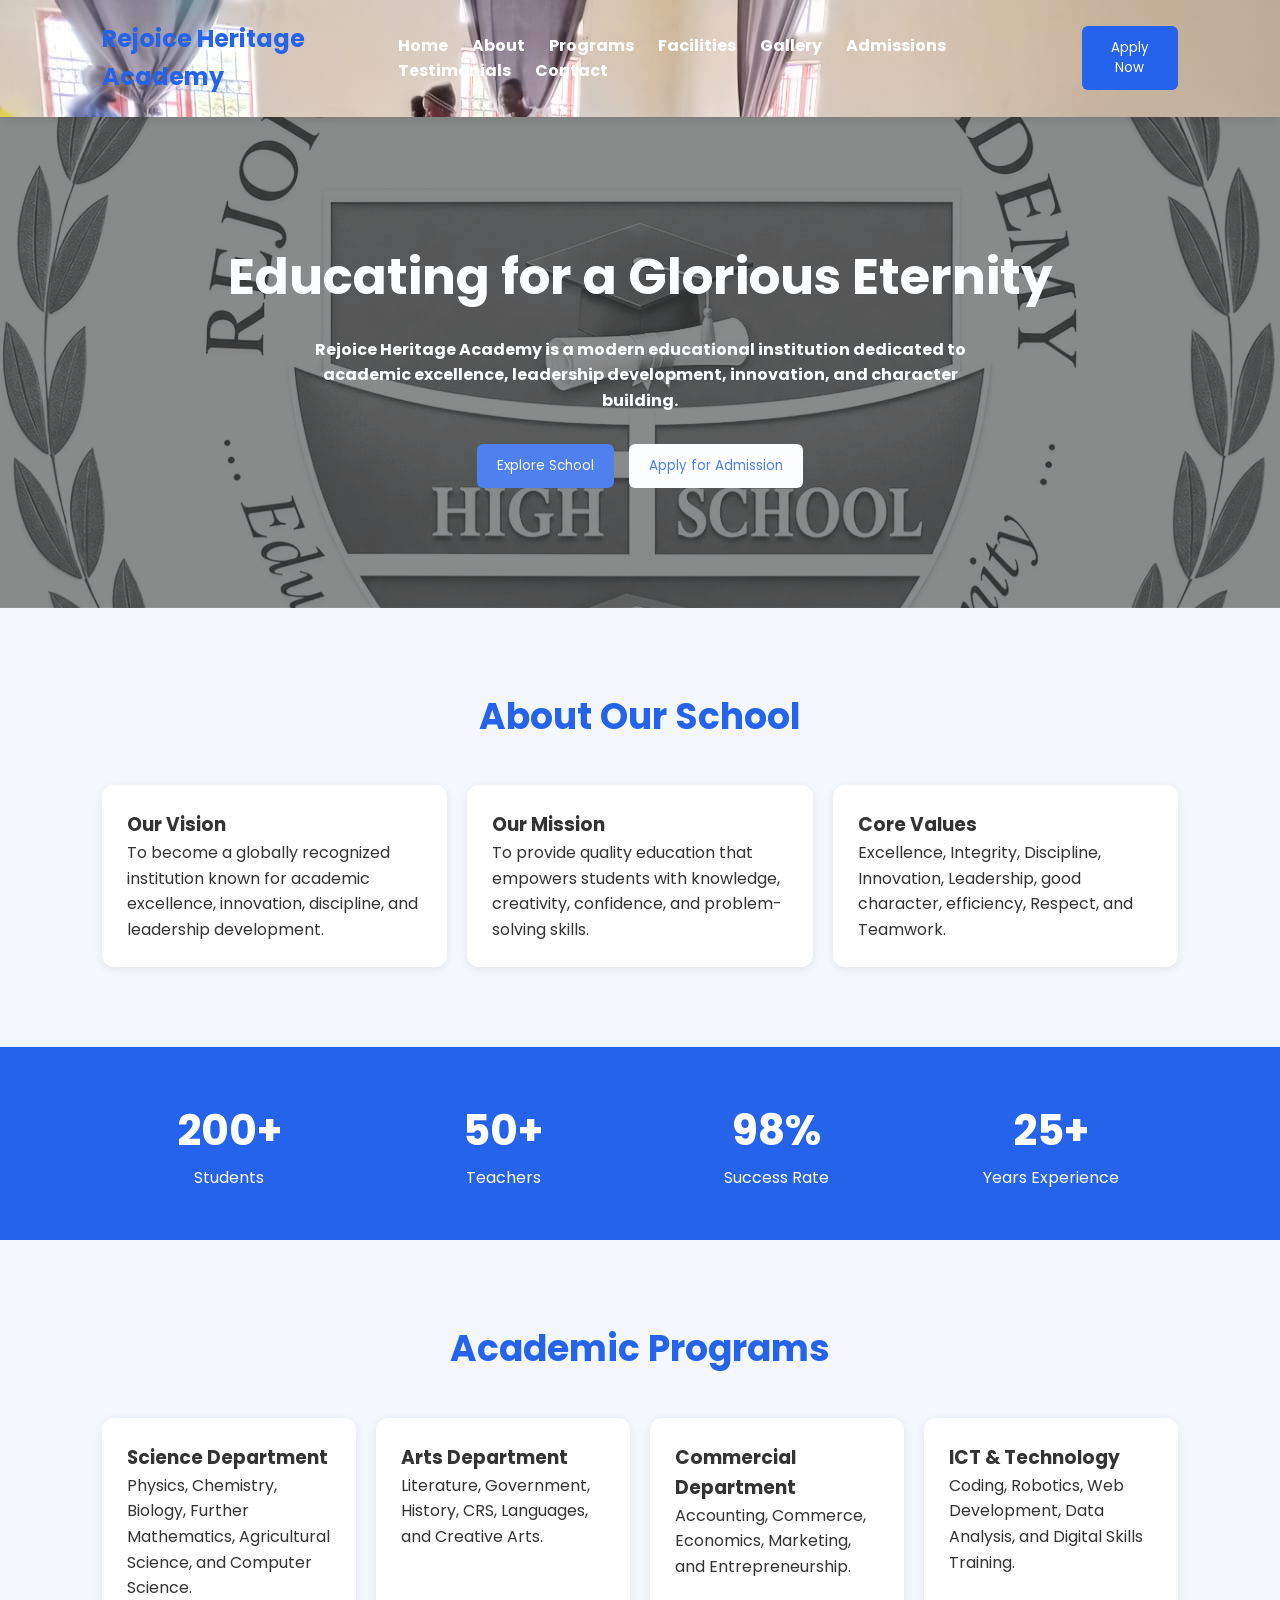
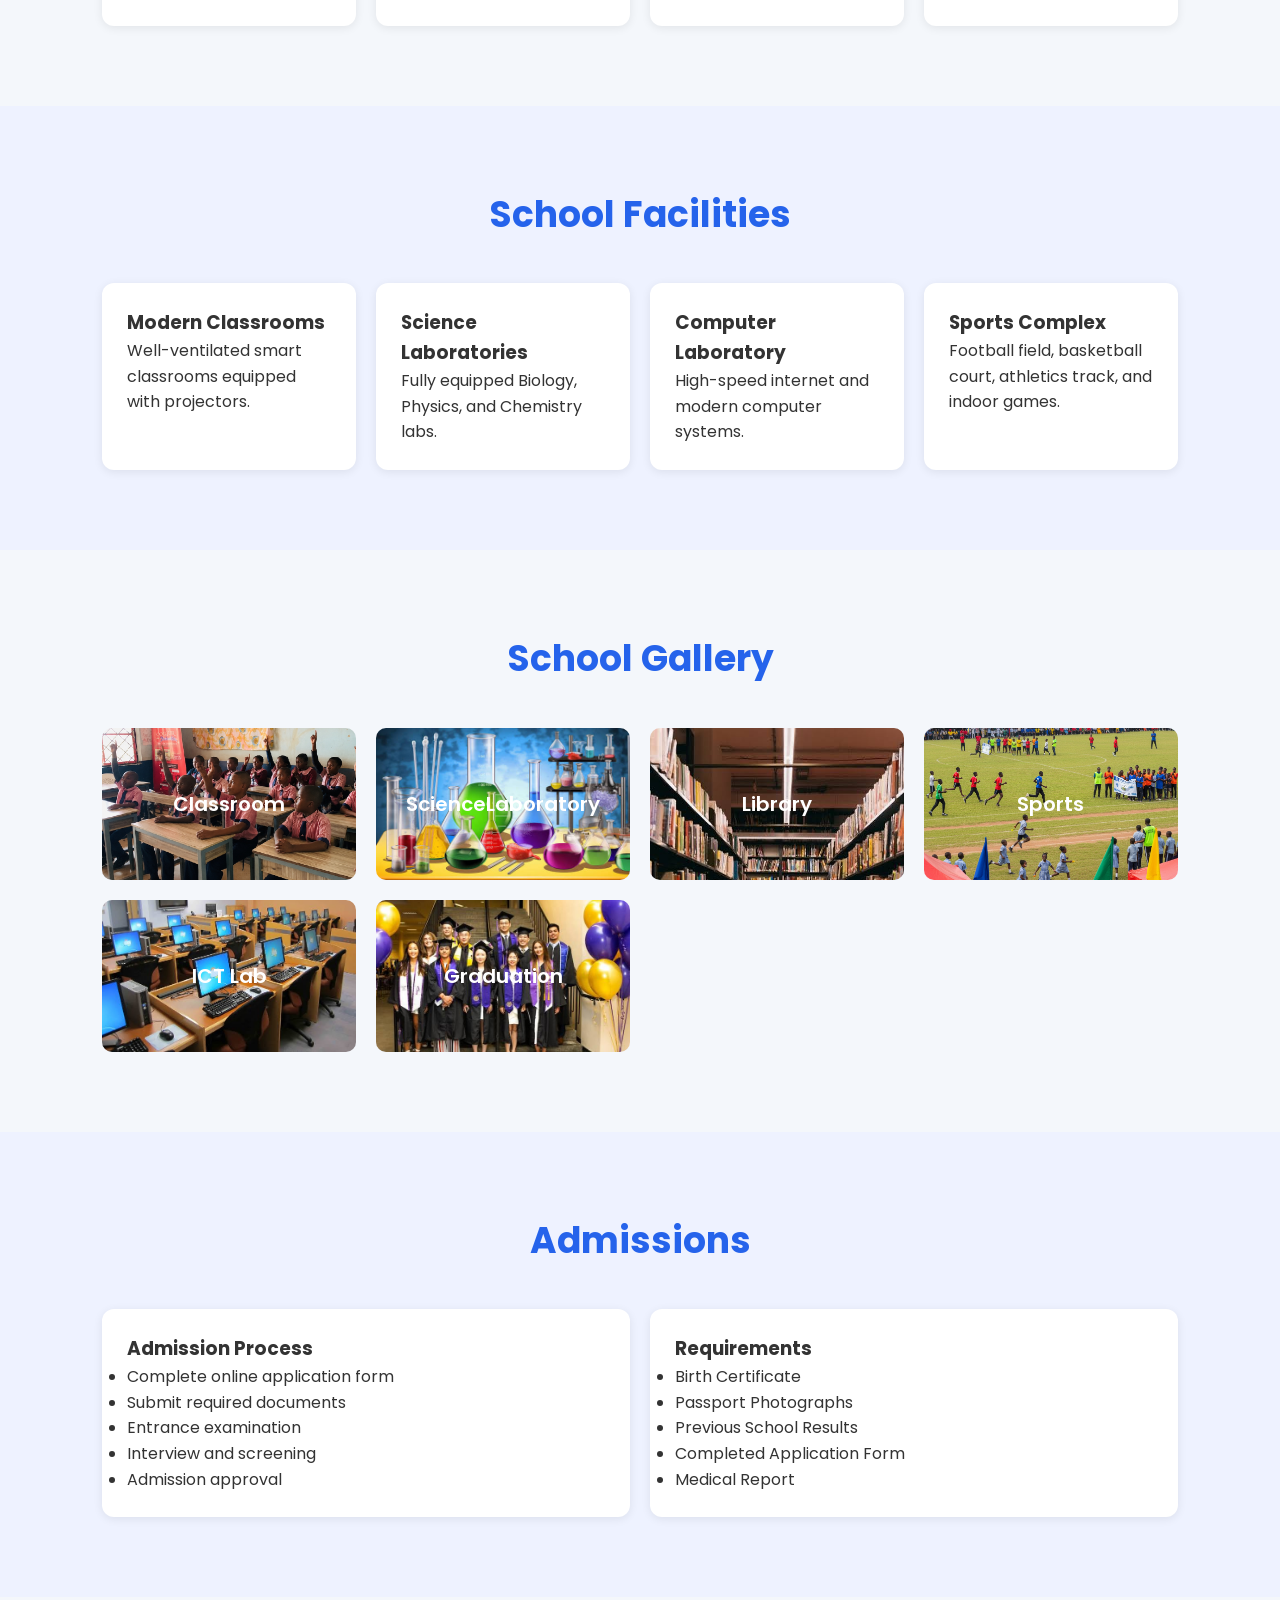
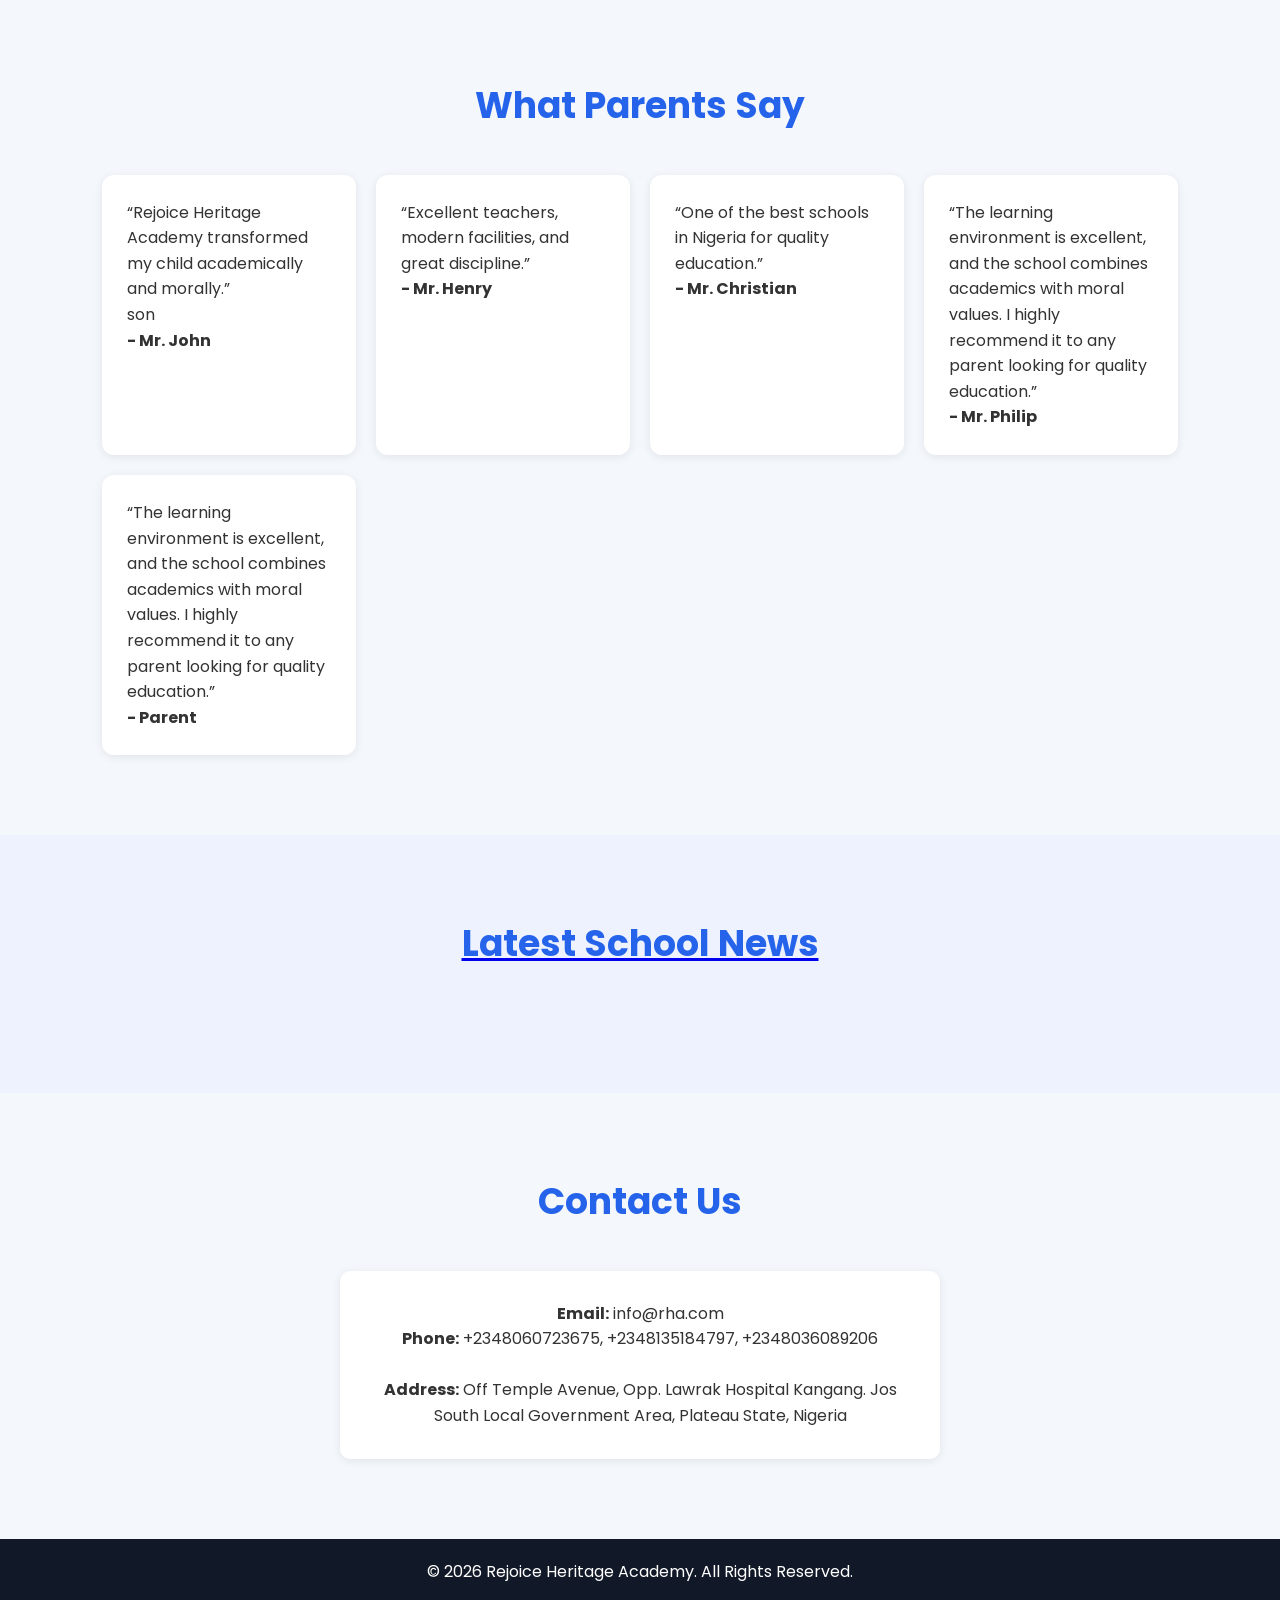
<file: index.html>
<!DOCTYPE html>
<html lang="en">
<head>
  <meta charset="UTF-8">
   <meta name="theme-color" content="#A64D79">
  <meta name="viewport" content="width=device-width, initial-scale=1.0">
  <meta name="description" content="Rejoice Heritage Academy is a top secondary school in Jos offering quality education, modern facilities, and experienced teachers.">
  <meta name="description" content="Read the mission statement of Rejoice Heritage Academy, focused on quality education, discipline, and academic excellence in Nigeria.">
  <title>Rejoice Heritage Academy</title>
  <link rel="stylesheet" href="styles.css">
  <link rel="preconnect" href="https://fonts.googleapis.com">
  <link rel="preconnect" href="https://fonts.gstatic.com" crossorigin>
  <link href="https://fonts.googleapis.com/css2?family=Poppins:wght@300;400;500;600;700&display=swap" rel="stylesheet">
</head>
<body>

  <!-- Header -->
  <header>
    <div class="logo">Rejoice Heritage Academy</div>

    <nav>
      <a href="#home"><strong>Home</strong></a>
      <a href="#about"><strong>About</strong></a>
      <a href="#programs"><strong>Programs</strong></a>
      <a href="#facilities"><strong>Facilities</strong></a>
      <a href="#gallery"><strong>Gallery</strong></a>
      <a href="#admission"><strong>Admissions</strong></a>
      <a href="#testimonials"><strong>Testimonials</strong></a>
      <a href="#contact"><strong>Contact</strong></a>
    </nav>

  </div>

   <a href ="admission.html"><button class="btn">Apply Now</button></a>
  </header>

  <!-- Hero Section -->
  <section class="hero" id="home">
    <div class="hero-content">
      <h1>Educating for a Glorious Eternity</h1>
      <p><strong>
        Rejoice Heritage Academy is a modern educational institution dedicated to
        academic excellence, leadership development, innovation, and character building.</strong>
      </p>

      <div class="hero-buttons">
        <a href="explore.html"><button class="btn" id="exploreBtn">Explore School</button></a>
       <a href="admission.html"><button class="btn secondary-btn">Apply for Admission</button></a>
      </div>
    </div>
  </section>

  <!-- About -->
  <section class="section" id="about">
    <h2 class="section-title">About Our School</h2>

    <div class="grid-3">
      <div class="card">
        <h3>Our Vision</h3>
        <p>
          To become a globally recognized institution known for academic excellence,
          innovation, discipline, and leadership development.
        </p>
      </div>

      <div class="card">
        <h3>Our Mission</h3>
        <p>
          To provide quality education that empowers students with knowledge,
          creativity, confidence, and problem-solving skills.
        </p>
      </div>

      <div class="card">
        <h3>Core Values</h3>
        <p>
          Excellence, Integrity, Discipline, Innovation, Leadership, good character, efficiency,
          Respect, and Teamwork.
        </p>
      </div>
    </div>
  </section>

  <!-- Statistics -->
  <section class="statistics">
    <div class="stats-container">
      <div class="stat-box">
        <h2>200+</h2>
        <p>Students</p>
      </div>

      <div class="stat-box">
        <h2>50+</h2>
        <p>Teachers</p>
      </div>

      <div class="stat-box">
        <h2>98%</h2>
        <p>Success Rate</p>
      </div>

      <div class="stat-box">
        <h2>25+</h2>
        <p>Years Experience</p>
      </div>
    </div>
  </section>

  <!-- Programs -->
  <section class="section" id="programs">
    <h2 class="section-title">Academic Programs</h2>

    <div class="grid-4">
      <div class="card">
        <h3>Science Department</h3>
        <p>
          Physics, Chemistry, Biology, Further Mathematics,
          Agricultural Science, and Computer Science.
        </p>
      </div>

      <div class="card">
        <h3>Arts Department</h3>
        <p>
          Literature, Government, History, CRS, Languages,
          and Creative Arts.
        </p>
      </div>

      <div class="card">
        <h3>Commercial Department</h3>
        <p>
          Accounting, Commerce, Economics, Marketing,
          and Entrepreneurship.
        </p>
      </div>

      <div class="card">
        <h3>ICT & Technology</h3>
        <p>
          Coding, Robotics, Web Development, Data Analysis,
          and Digital Skills Training.
        </p>
      </div>
    </div>
  </section>

  <!-- Facilities -->
  <section class="section gray-bg" id="facilities">
    <h2 class="section-title">School Facilities</h2>

    <div class="grid-4">
      <div class="card">
        <h3>Modern Classrooms</h3>
        <p>Well-ventilated smart classrooms equipped with projectors.</p>
      </div>

      <div class="card">
        <h3>Science Laboratories</h3>
        <p>Fully equipped Biology, Physics, and Chemistry labs.</p>
      </div>

      <div class="card">
        <h3>Computer Laboratory</h3>
        <p>High-speed internet and modern computer systems.</p>
      </div>

      <div class="card">
        <h3>Sports Complex</h3>
        <p>Football field, basketball court, athletics track, and indoor games.</p>
      </div>
    </div>
  </section>

  <!-- Gallery -->
  <section class="section" id="gallery">
    <h2 class="section-title">School Gallery</h2>

    <div class="gallery">
        
      <div class="gallery-item1">Classroom</div>
      <div class="gallery-item2">ScienceLaboratory</div>
      <div class="gallery-item3">Library</div>
      <div class="gallery-item4">Sports</div>
      <div class="gallery-item5">ICT Lab</div>
      <div class="gallery-item6">Graduation</div>
    </div>
  </section>

  <!-- Admission -->
  <section class="section gray-bg" id="admission">
    <h2 class="section-title">Admissions</h2>

    <div class="admission-container">
      <div class="card">
        <h3>Admission Process</h3>
        <ul>
          <li>Complete online application form</li>
          <li>Submit required documents</li>
          <li>Entrance examination</li>
          <li>Interview and screening</li>
          <li>Admission approval</li>
        </ul>
      </div>

      <div class="card">
        <h3>Requirements</h3>
        <ul>
          <li>Birth Certificate</li>
          <li>Passport Photographs</li>
          <li>Previous School Results</li>
          <li>Completed Application Form</li>
          <li>Medical Report</li>
        </ul>
      </div>
    </div>
  </section>

  <!-- Testimonials -->
  <section class="section" id="testimonials">
    <h2 class="section-title">What Parents Say</h2>

    <div class="grid-3">
      <div class="card">
        <p>
          “Rejoice Heritage Academy transformed my child academically and morally.”
        </p>
        son        <h4>- Mr. John</h4>
      </div>

      <div class="card">
        <p>
          “Excellent teachers, modern facilities, and great discipline.”
        </p>
        <h4>- Mr. Henry</h4>
      </div>

      <div class="card">
        <p>
          “One of the best schools in Nigeria for quality education.”
        </p>
        <h4>- Mr. Christian</h4>
      </div>
      
      <div class="card">
        <p>
         “The learning environment is excellent, and the school combines academics with moral values. I highly recommend it to any parent looking for quality education.” 
        </p>
        <h4>- Mr. Philip</h4>
      </div>
      
      <div class="card">
        <p>
         “The learning environment is excellent, and the school combines academics with moral values. I highly recommend it to any parent looking for quality education.”
        </p>
        <h4>- Parent</h4>
      </div>
    </div>
  </section>

  <!-- News -->
  <section class="section gray-bg">
     
    <a href="news.html"><h2 class="section-title">Latest School News</h2></a>

    
    </div>
  </section>

  <!-- Contact -->
  <section class="section contact-section" id="contact">
    <h2 class="section-title">Contact Us</h2>

    <div class="contact-box">
      <p><strong>Email:</strong> info@rha.com</p>
         <p><strong>Phone:</strong> +2348060723675, +2348135184797, +2348036089206</p><br/>
      <p><strong>Address:</strong> Off Temple Avenue, Opp. Lawrak Hospital Kangang. Jos South Local Government Area, Plateau State, Nigeria</p>
    </div>
  </section>

  <!-- Footer -->
  <footer>
    <p>© 2026 Rejoice Heritage Academy. All Rights Reserved.</p>
  </footer>

  <script src="script.js"></script>
</body>
</html>
</file>
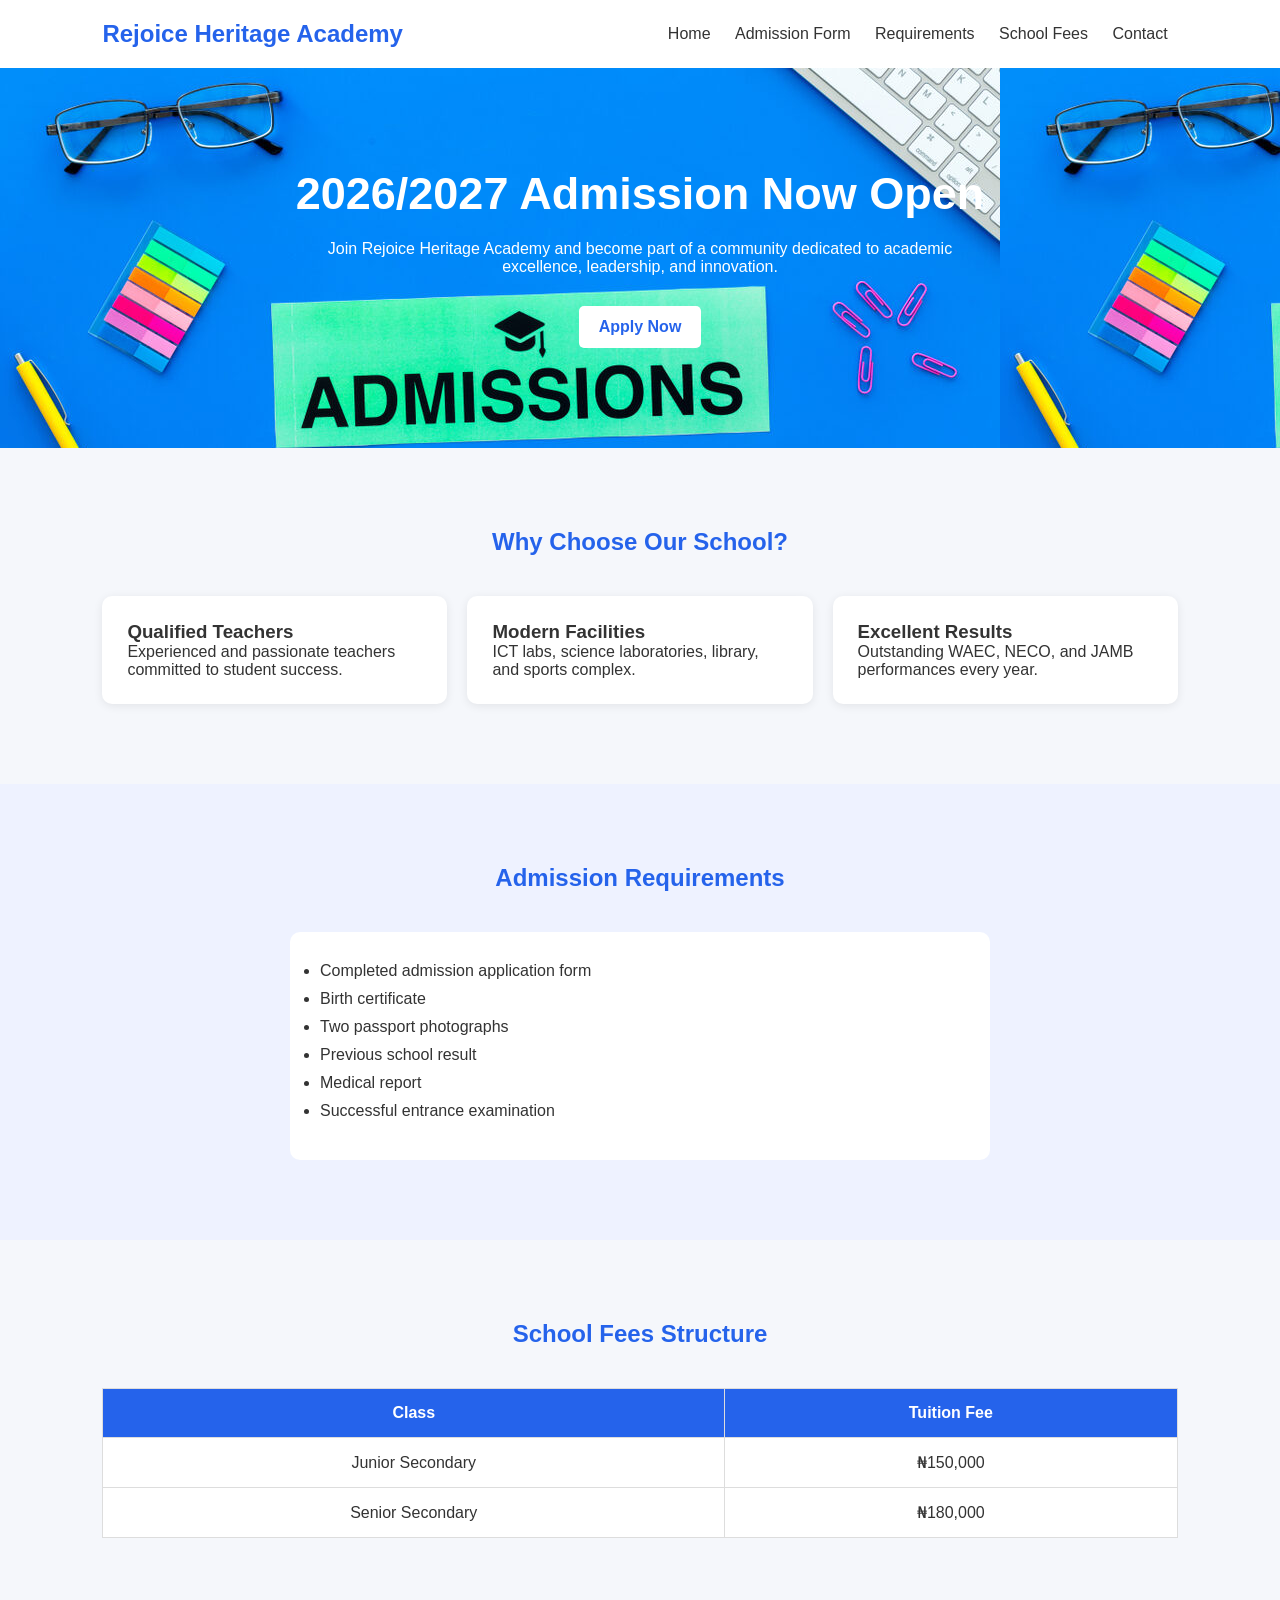
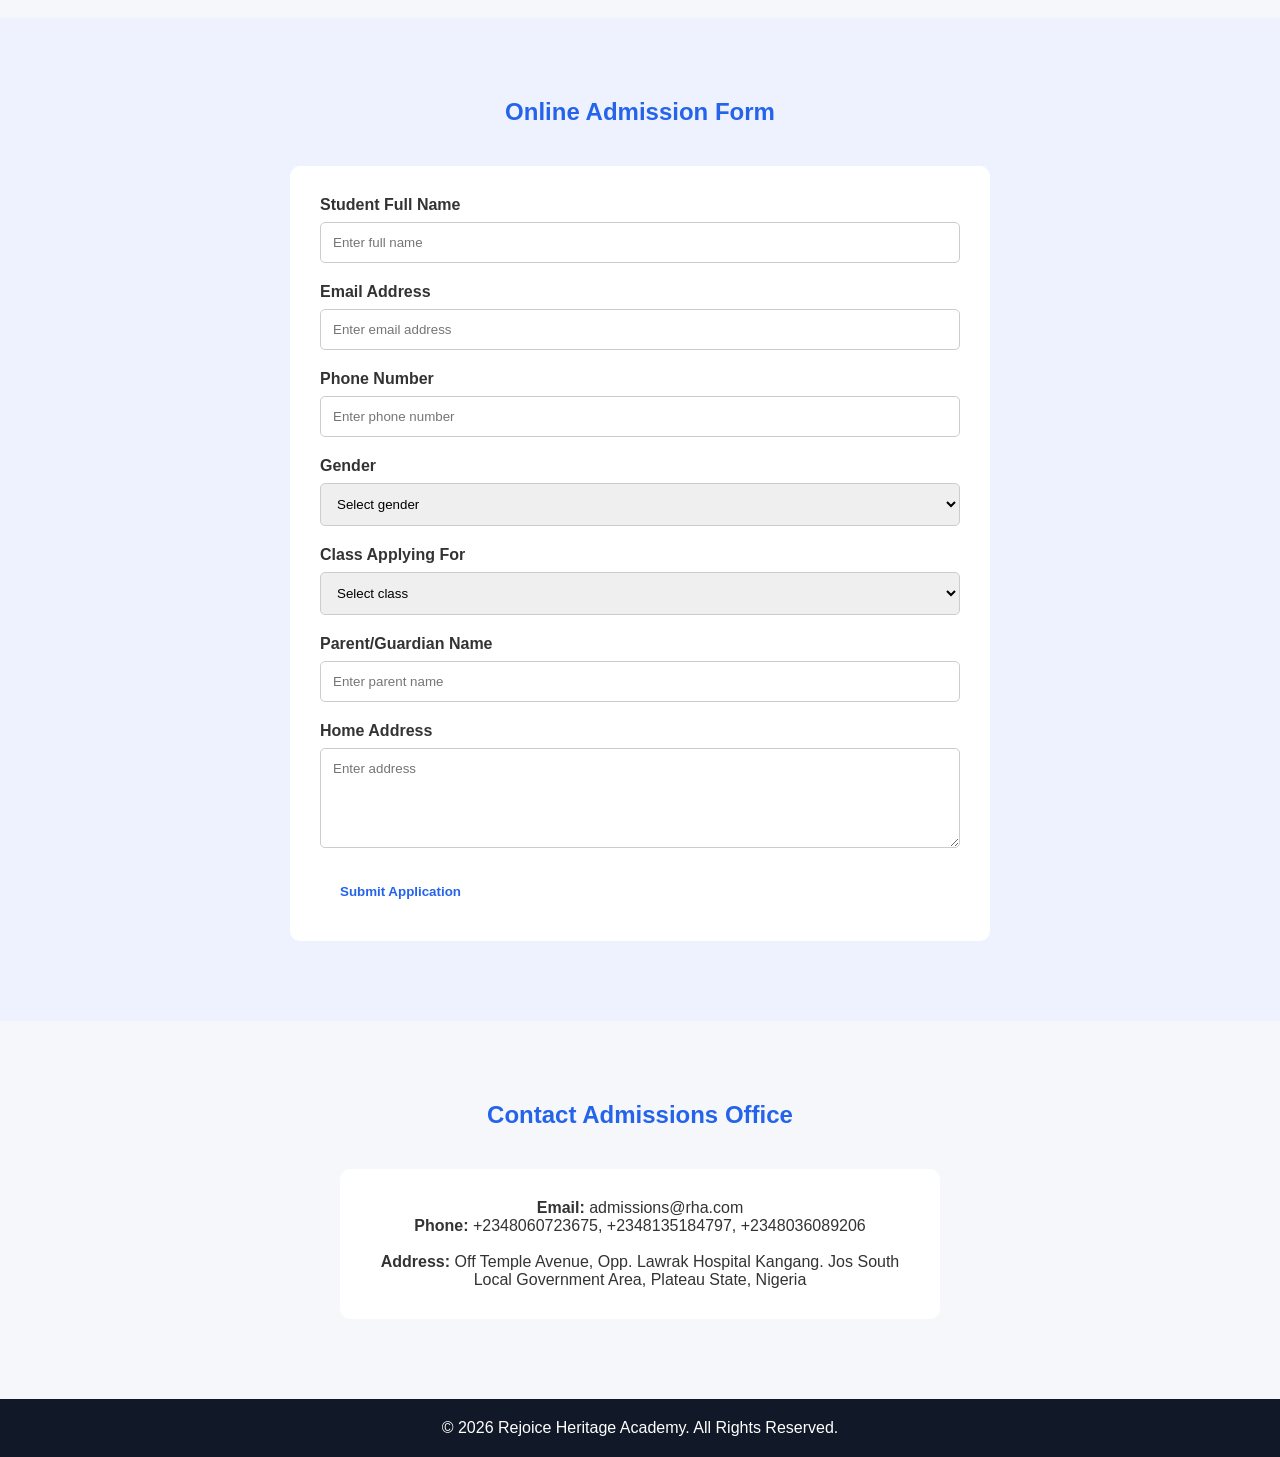
<file: admission.html>
<!DOCTYPE html>
<html lang="en">
<head>
  <meta charset="UTF-8">
  <meta name="viewport" content="width=device-width, initial-scale=1.0">
  <title>School Admission - Rejoice Heritage Academy</title>
  <link rel="stylesheet" href="admission.css">
</head>
<body>

  <!-- Header -->
  <header>
    <div class="logo">Rejoice Heritage Academy</div>

    <nav>
      <a href="index.html">Home</a>
      <a href="#admission-form">Admission Form</a>
      <a href="#requirements">Requirements</a>
      <a href="#fees">School Fees</a>
      <a href="#contact">Contact</a>
    </nav>
  </header>

  <!-- Hero Section -->
  <section class="hero">
    <h1>2026/2027 Admission Now Open</h1>
    <p>
      Join Rejoice Heritage Academy and become part of a community dedicated
      to academic excellence, leadership, and innovation.
    </p>

    <a href="#admission-form" class="btn">Apply Now</a>
  </section>

  <!-- Admission Details -->
  <section class="section">
    <h2 class="section-title">Why Choose Our School?</h2>

    <div class="grid">
      <div class="card">
        <h3>Qualified Teachers</h3>
        <p>Experienced and passionate teachers committed to student success.</p>
      </div>

      <div class="card">
        <h3>Modern Facilities</h3>
        <p>ICT labs, science laboratories, library, and sports complex.</p>
      </div>

      <div class="card">
        <h3>Excellent Results</h3>
        <p>Outstanding WAEC, NECO, and JAMB performances every year.</p>
      </div>
    </div>
  </section>

  <!-- Requirements -->
  <section class="section gray-bg" id="requirements">
    <h2 class="section-title">Admission Requirements</h2>

    <div class="requirements-box">
      <ul>
        <li>Completed admission application form</li>
        <li>Birth certificate</li>
        <li>Two passport photographs</li>
        <li>Previous school result</li>
        <li>Medical report</li>
        <li>Successful entrance examination</li>
      </ul>
    </div>
  </section>

  <!-- Fees -->
  <section class="section" id="fees">
    <h2 class="section-title">School Fees Structure</h2>

    <div class="table-container">
      <table>
        <tr>
          <th>Class</th>
          <th>Tuition Fee</th>
        </tr>

        <tr>
          <td>Junior Secondary</td>
          <td>₦150,000</td>
        </tr>

        <tr>
          <td>Senior Secondary</td>
          <td>₦180,000</td>
        </tr>

      </table>
    </div>
  </section>

  <!-- Admission Form -->
  <section class="section gray-bg" id="admission-form">
    <h2 class="section-title">Online Admission Form</h2>

    <form id="form">
      <div class="form-group">
        <label>Student Full Name</label>
        <input type="text" placeholder="Enter full name" required>
      </div>

      <div class="form-group">
        <label>Email Address</label>
        <input type="email" placeholder="Enter email address" required>
      </div>

      <div class="form-group">
        <label>Phone Number</label>
        <input type="tel" placeholder="Enter phone number" required>
      </div>

      <div class="form-group">
        <label>Gender</label>
        <select required>
          <option value="">Select gender</option>
          <option>Male</option>
          <option>Female</option>
        </select>
      </div>

      <div class="form-group">
        <label>Class Applying For</label>
        <select required>
          <option value="">Select class</option>
          <option>JSS1</option>
          <option>JSS2</option>
          <option>JSS3</option>
          <option>SS1</option>
          <option>SS2</option>
          <option>SS3</option>
        </select>
      </div>

      <div class="form-group">
        <label>Parent/Guardian Name</label>
        <input type="text" placeholder="Enter parent name" required>
      </div>

      <div class="form-group">
        <label>Home Address</label>
        <textarea placeholder="Enter address" required></textarea>
      </div>

      <button type="submit" class="btn">Submit Application</button>
    </form>
  </section>

  <!-- Contact -->
  <section class="section" id="contact">
    <h2 class="section-title">Contact Admissions Office</h2>

    <div class="contact-box">
      <p><strong>Email:</strong> admissions@rha.com</p>
      <p><strong>Phone:</strong> +2348060723675, +2348135184797, +2348036089206</p><br/>
      <p><strong>Address:</strong> Off Temple Avenue, Opp. Lawrak Hospital Kangang. Jos South Local Government Area, Plateau State, Nigeria</p>
    </div>
  </section>

  <!-- Footer -->
  <footer>
    <p>© 2026 Rejoice Heritage Academy. All Rights Reserved.</p>
  </footer>

  <script src="admission.js"></script>
</body>
</html>
</file>
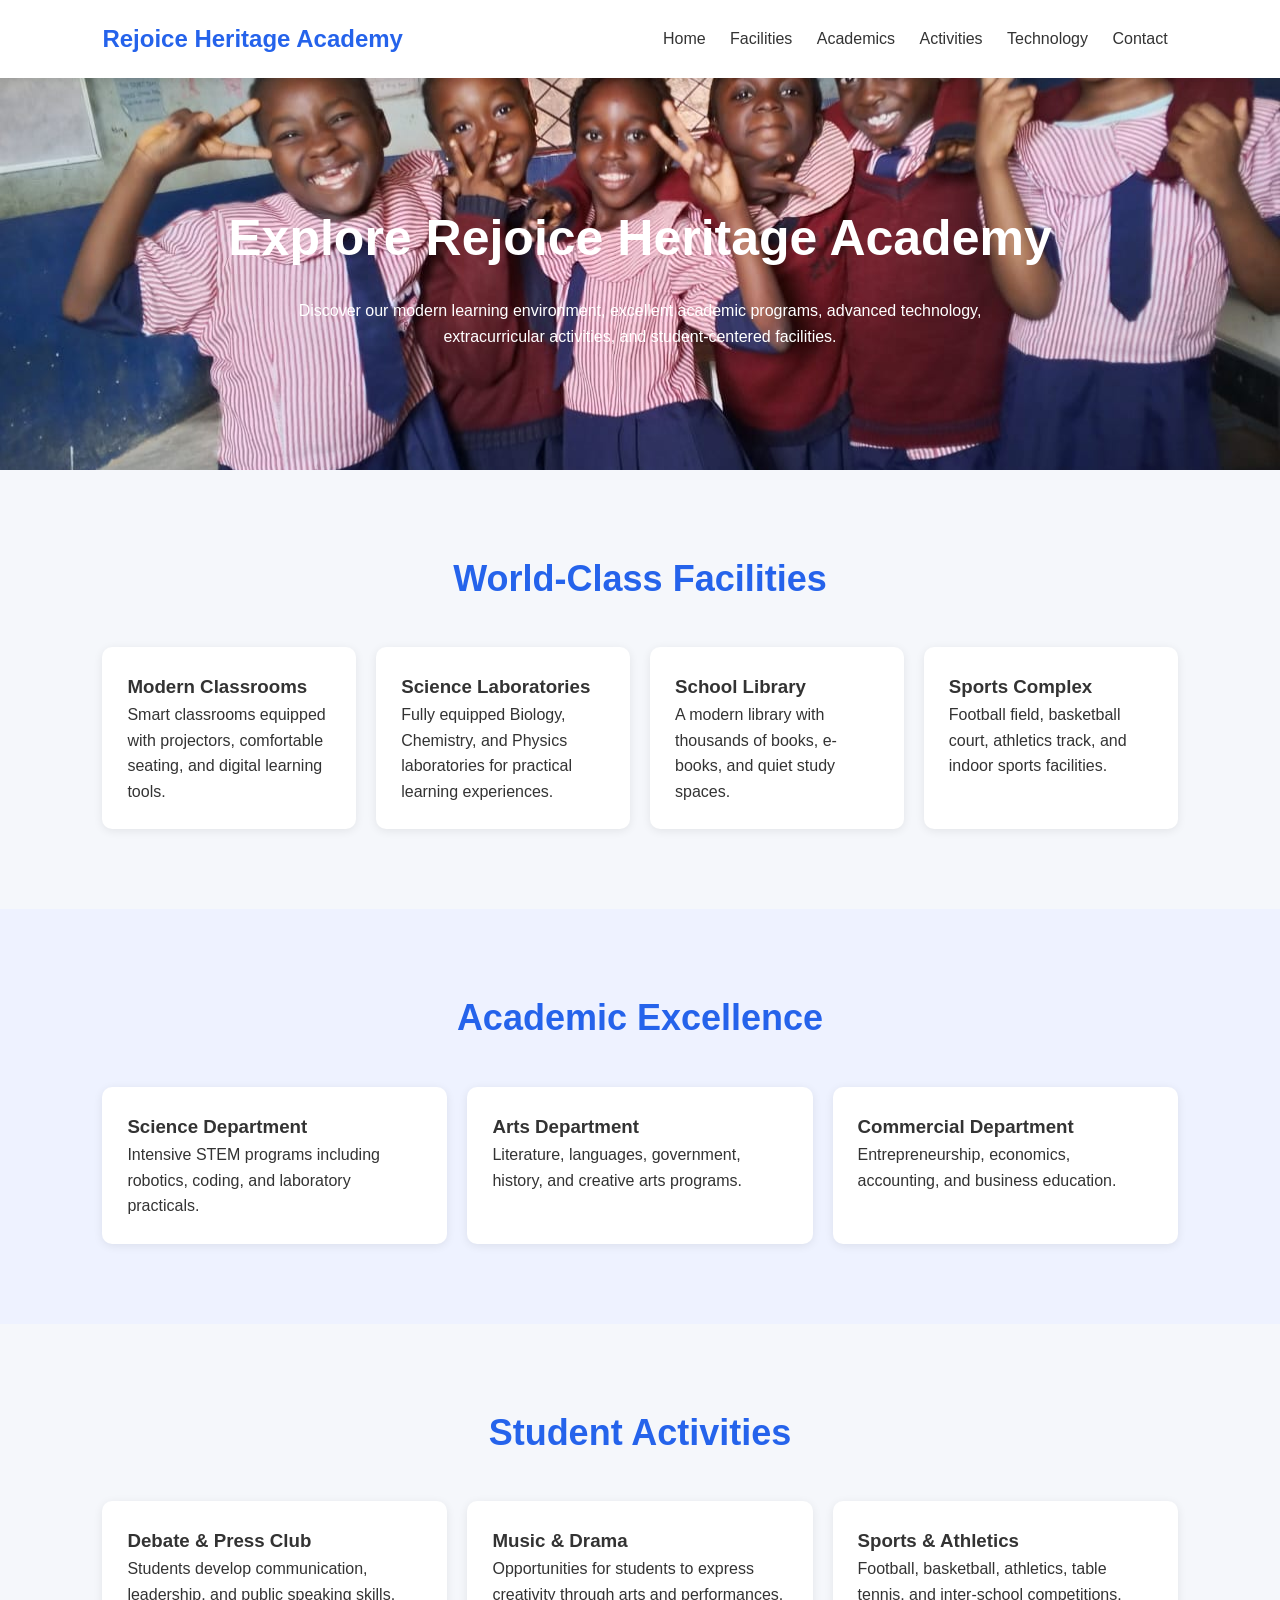
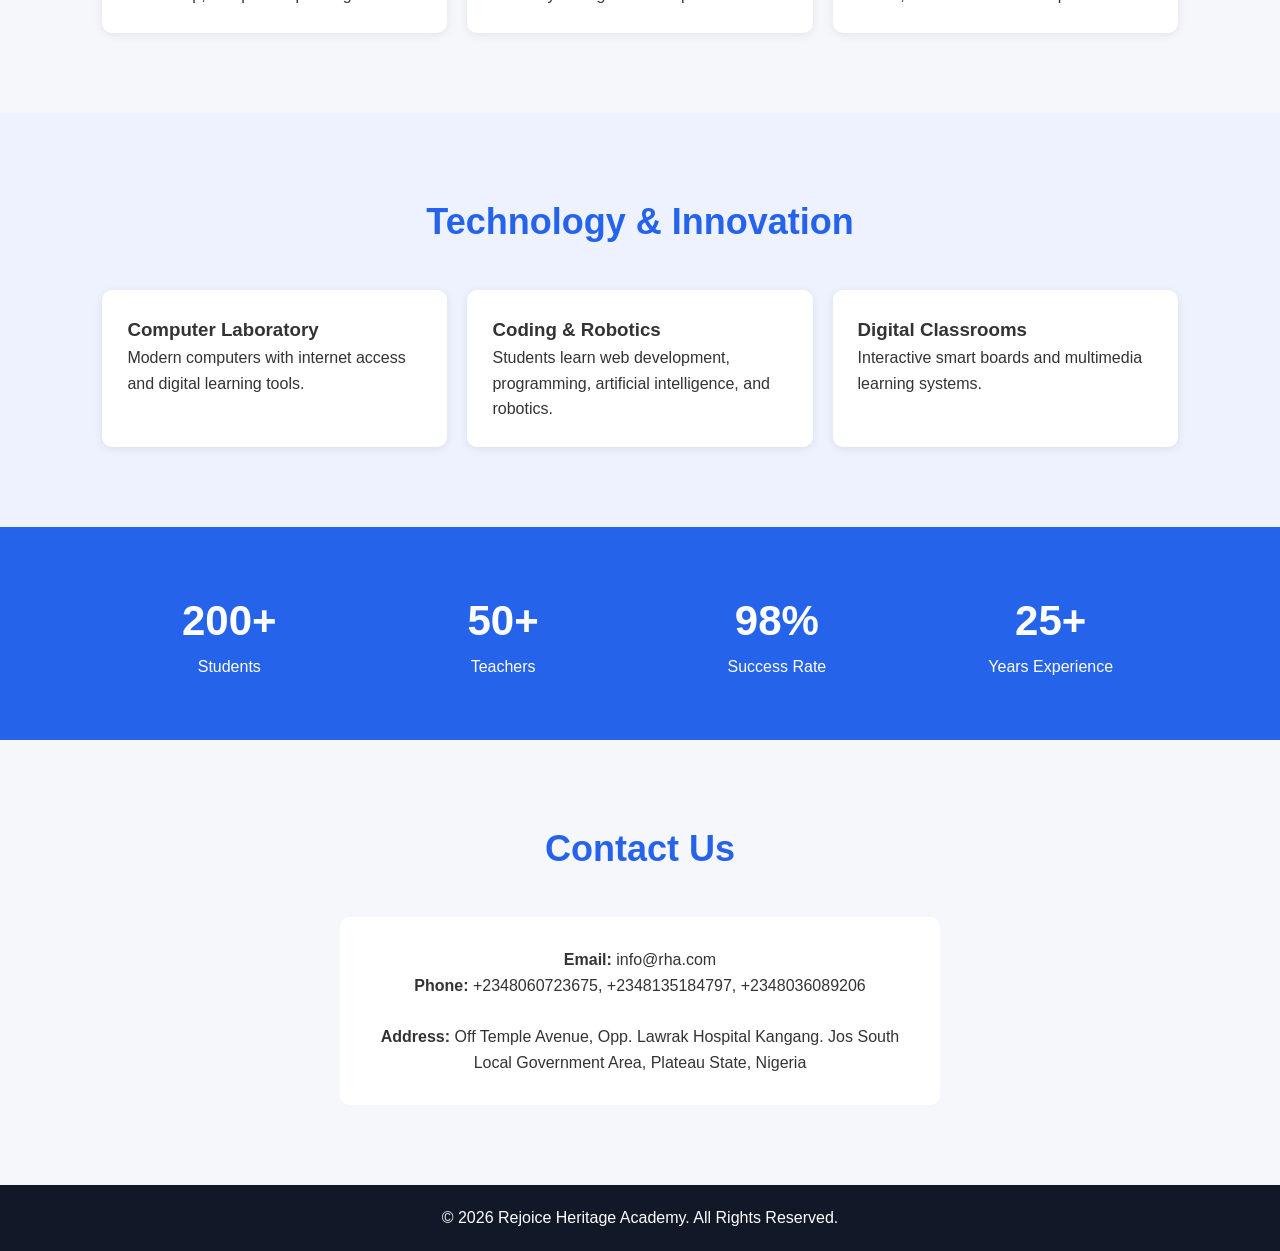
<file: explore.html>
<!DOCTYPE html>
<html lang="en">
<head>
  <meta charset="UTF-8">
  <meta name="viewport" content="width=device-width, initial-scale=1.0">
   <meta name="theme-color" content="maroon">
  <title>Explore Our School - Rejoice Heritage Academy</title>
  <link rel="stylesheet" href="explore.css">
</head>
<body>

  <!-- Header -->
  <header>
    <div class="logo">Rejoice Heritage Academy</div>

    <nav>
      <a href="index.html">Home</a>
      <a href="#facilities">Facilities</a>
      <a href="#academics">Academics</a>
      <a href="#activities">Activities</a>
      <a href="#technology">Technology</a>
      <a href="#contact">Contact</a>
    </nav>
  </header>

  <!-- Hero -->
  <section class="hero">
    <div class="hero-content">
      <h1>Explore Rejoice Heritage Academy</h1>
      <p>
        Discover our modern learning environment, excellent academic programs,
        advanced technology, extracurricular activities, and student-centered facilities.
      </p>
    </div>
  </section>

  <!-- Facilities -->
  <section class="section" id="facilities">
    <h2 class="section-title">World-Class Facilities</h2>

    <div class="grid">
      <div class="card">
        <h3>Modern Classrooms</h3>
        <p>
          Smart classrooms equipped with projectors, comfortable seating,
          and digital learning tools.
        </p>
      </div>

      <div class="card">
        <h3>Science Laboratories</h3>
        <p>
          Fully equipped Biology, Chemistry, and Physics laboratories
          for practical learning experiences.
        </p>
      </div>

      <div class="card">
        <h3>School Library</h3>
        <p>
          A modern library with thousands of books, e-books,
          and quiet study spaces.
        </p>
      </div>

      <div class="card">
        <h3>Sports Complex</h3>
        <p>
          Football field, basketball court, athletics track,
          and indoor sports facilities.
        </p>
      </div>
    </div>
  </section>

  <!-- Academics -->
  <section class="section gray-bg" id="academics">
    <h2 class="section-title">Academic Excellence</h2>

    <div class="grid">
      <div class="card">
        <h3>Science Department</h3>
        <p>
          Intensive STEM programs including robotics, coding,
          and laboratory practicals.
        </p>
      </div>

      <div class="card">
        <h3>Arts Department</h3>
        <p>
          Literature, languages, government, history,
          and creative arts programs.
        </p>
      </div>

      <div class="card">
        <h3>Commercial Department</h3>
        <p>
          Entrepreneurship, economics, accounting,
          and business education.
        </p>
      </div>
    </div>
  </section>

  <!-- Activities -->
  <section class="section" id="activities">
    <h2 class="section-title">Student Activities</h2>

    <div class="grid">
      <div class="card">
        <h3>Debate & Press Club</h3>
        <p>
          Students develop communication, leadership,
          and public speaking skills.
        </p>
      </div>

      <div class="card">
        <h3>Music & Drama</h3>
        <p>
          Opportunities for students to express creativity through arts and performances.
        </p>
      </div>

      <div class="card">
        <h3>Sports & Athletics</h3>
        <p>
          Football, basketball, athletics, table tennis,
          and inter-school competitions.
        </p>
      </div>
    </div>
  </section>

  <!-- Technology -->
  <section class="section gray-bg" id="technology">
    <h2 class="section-title">Technology & Innovation</h2>

    <div class="grid">
      <div class="card">
        <h3>Computer Laboratory</h3>
        <p>
          Modern computers with internet access and digital learning tools.
        </p>
      </div>

      <div class="card">
        <h3>Coding & Robotics</h3>
        <p>
          Students learn web development, programming,
          artificial intelligence, and robotics.
        </p>
      </div>

      <div class="card">
        <h3>Digital Classrooms</h3>
        <p>
          Interactive smart boards and multimedia learning systems.
        </p>
      </div>
    </div>
  </section>


  <!-- School Statistics -->
  <section class="statistics">
    <div class="stat-box">
      <h2>200+</h2>
      <p>Students</p>
    </div>

    <div class="stat-box">
      <h2>50+</h2>
      <p>Teachers</p>
    </div>

    <div class="stat-box">
      <h2>98%</h2>
      <p>Success Rate</p>
    </div>

    <div class="stat-box">
      <h2>25+</h2>
      <p>Years Experience</p>
    </div>
  </section>

  <!-- Contact -->
  <section class="section contact-section" id="contact">
    <h2 class="section-title">Contact Us</h2>

    <div class="contact-box">
      <p><strong>Email:</strong> info@rha.com</p>
         <p><strong>Phone:</strong> +2348060723675, +2348135184797, +2348036089206</p><br/>
      <p><strong>Address:</strong> Off Temple Avenue, Opp. Lawrak Hospital Kangang. Jos South Local Government Area, Plateau State, Nigeria</p>
    </div>
  </section>

  <!-- Footer -->
  <footer>
    <p>© 2026 Rejoice Heritage Academy. All Rights Reserved.</p>
  </footer>

  <script src="explore.js"></script>
</body>
</html>
</file>
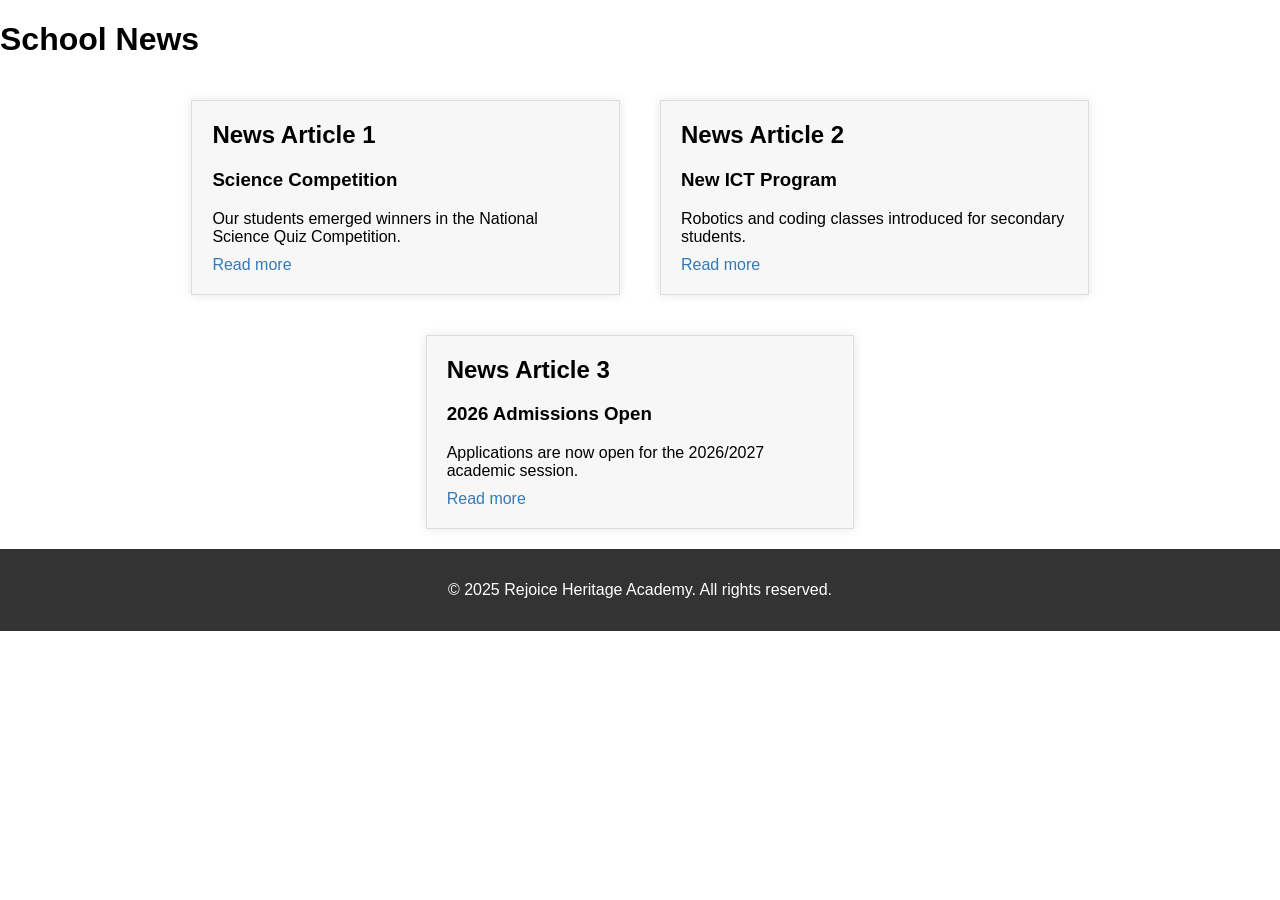
<file: news.html>
<!DOCTYPE html>
<html lang="en">
<head>
  <meta charset="UTF-8">
   <meta name="theme-color" content="maroon">
  <meta name="viewport" content="width=device-width, initial-scale=1.0">
  <title>News | Rejoice Heritage Academy</title>
  <link rel="stylesheet" href="news.css">
</head>
<body>

      <h1>School News</h1>
      <div class="news-container">
        <div class="news-item">
            <h2>News Article 1</h2>
          <h3>Science Competition</h3>
        <p>
          Our students emerged winners in the National Science Quiz Competition.
        </p>
          <a href="#">Read more</a>
        </div>
        <div class="news-item">
          <h2>News Article 2</h2>
          
          <h3>New ICT Program</h3>
        <p>
          Robotics and coding classes introduced for secondary students.
        </p>
          <a href="#">Read more</a>
        </div>
        <div class="news-item">
          <h2>News Article 3</h2>
            <h3>2026 Admissions Open</h3>
        <p>
          Applications are now open for the 2026/2027 academic session.
        </p>
          <a href="#">Read more</a>
        </div>
      </div>
    </section>
  </main>
  <footer>
    <p>&copy; 2025 Rejoice Heritage Academy. All rights reserved.</p>
  </footer>
 
</body>
</html>
</file>
<file: styles.css>
* {
  margin: 0;
  padding: 0;
  box-sizing: border-box;
  font-family: 'Poppins', sans-serif;
}

body {
  background: #f4f7fb;
  color: #333;
  line-height: 1.6;
}



header {
  display: flex;
  justify-content: space-between;
  align-items: center;
  padding: 20px 8%;
  color:white;
  background: url('rha.jpg');
  background-size:cover;
  object-fit:cover;
  box-shadow: 0 2px 10px rgba(0,0,0,0.1);
  position: sticky;
  top: 0;
  z-index: 1000;
}

.logo {
  font-size: 24px;
  font-weight: 700;
  color: #2563eb;
}

nav a {
  text-decoration: none;
  margin: 0 10px;
  color: white;
  font-weight: 500;
}

nav a:hover {
  color: #2563eb;
}

.btn {
  padding: 12px 20px;
  border: none;
  background: #2563eb;
  color: white;
  border-radius: 6px;
  cursor: pointer;
  transition: 0.3s;
}

.btn:hover {
  background: #1d4ed8;
}

.secondary-btn {
  background: white;
  color: #2563eb;
}

.hero {
  background:linear-gradient(rgba(0,0,0,0.5), rgba(0,0,0,0.5)), url('logo.jpg');
  background-size: cover;
  background-position: center;
  color: white;
  opacity:80%;
  text-align: center;
  padding: 120px 20px;
}

.hero-content h1 {
  font-size: 50px;
  margin-bottom: 20px;
  opacity:100%;
}

.hero-content p {
  max-width: 700px;
  margin: auto;
  margin-bottom: 30px;
  opacity:100%;
}

.hero-buttons {
  display: flex;
  justify-content: center;
  gap: 15px;
  flex-wrap: wrap;
}

.section {
  padding: 80px 8%;
}

.section-title {
  text-align: center;
  font-size: 36px;
  margin-bottom: 40px;
  color: #2563eb;
}

.grid-3,
.grid-4,
.stats-container,
.admission-container,
.gallery {
  display: grid;
  gap: 20px;
}

.grid-3 {
  grid-template-columns: repeat(auto-fit, minmax(250px, 1fr));
}

.grid-4 {
  grid-template-columns: repeat(auto-fit, minmax(220px, 1fr));
}

.stats-container {
  grid-template-columns: repeat(auto-fit, minmax(200px, 1fr));
  background: #2563eb;
  color: white;
  padding: 50px 8%;
}

.stat-box {
  text-align: center;
}

.stat-box h2 {
  font-size: 42px;
}

.card {
  background: white;
  padding: 25px;
  border-radius: 12px;
  box-shadow: 0 2px 10px rgba(0,0,0,0.08);
  transition: 0.3s;
}

.card:hover {
  transform: translateY(-5px);
}

.gray-bg {
  background: #eef2ff;
}

.gallery {
  grid-template-columns: repeat(auto-fit, minmax(200px, 1fr));
}

.gallery-item1 {
  background: url('classroom.jpg');
  background-size:cover;
  color: white;
  padding: 60px 20px;
  text-align: center;
  border-radius: 10px;
  font-size: 20px;
  font-weight: 600;
  }
  .gallery-item2 {
  background: url('science.jpg');
  background-size:cover;
  color: white;
  padding: 60px 20px;
  text-align: center;
  border-radius: 10px;
  font-size: 20px;
  font-weight: 600;
}

.gallery-item3 {
  background: url('lib.jpg');
  background-size:cover;
  color: white;
  padding: 60px 20px;
  text-align: center;
  border-radius: 10px;
  font-size: 20px;
  font-weight: 600;
}
.gallery-item4 {
  background: url('sport.jpg');
  background-size:cover;
  color: white;
  padding: 60px 20px;
  text-align: center;
  border-radius: 10px;
  font-size: 20px;
  font-weight: 600;
}
.gallery-item5 {
  background: url('ict.jpg');
  background-size:cover;
  color: white;
  padding: 60px 20px;
  text-align: center;
  border-radius: 10px;
  font-size: 20px;
  font-weight: 600;
}
.gallery-item6 {
  background: url('graduation.jpg');
  background-size:cover;
  color: white;
  padding: 60px 20px;
  text-align: center;
  border-radius: 10px;
  font-size: 20px;
  font-weight: 600;
  }

.admission-container {
  grid-template-columns: repeat(auto-fit, minmax(300px, 1fr));
}

.contact-section {
  text-align: center;
}

.contact-box {
  background: white;
  padding: 30px;
  border-radius: 10px;
  max-width: 600px;
  margin: auto;
  box-shadow: 0 2px 10px rgba(0,0,0,0.08);
}

footer {
  background: #111827;
  color: white;
  text-align: center;
  padding: 20px;
}

@media(max-width: 768px) {
  header {
    flex-direction: column;
    gap: 15px;
  }

  nav {
    text-align: center;
  }

  .hero-content h1 {
    font-size: 36px;
  }
}

img{
    width: 30%;
    height:20%;
}
</file>
<file: admission.css>
* {
  margin: 0;
  padding: 0;
  box-sizing: border-box;
  font-family: Arial, sans-serif;
}

body {
  background: #f5f7fb;
  color: #333;
}

header {
  display: flex;
  justify-content: space-between;
  align-items: center;
  padding: 20px 8%;
  background: white;
  box-shadow: 0 2px 10px rgba(0,0,0,0.1);
}

.logo {
  font-size: 24px;
  font-weight: bold;
  color: #2563eb;
}

nav a {
  text-decoration: none;
  margin: 0 10px;
  color: #333;
}

.hero {
  background: url('admission.jpg');
  color: white;
  text-align: center;
  padding: 100px 20px;
}

.hero h1 {
  font-size: 45px;
  margin-bottom: 20px;
}

.hero p {
  max-width: 700px;
  margin: auto;
  margin-bottom: 30px;
}

.btn {
  display: inline-block;
  padding: 12px 20px;
  background: white;
  color: #2563eb;
  text-decoration: none;
  border-radius: 5px;
  border: none;
  cursor: pointer;
  font-weight: bold;
}

.section {
  padding: 80px 8%;
}

.section-title {
  text-align: center;
  margin-bottom: 40px;
  color: #2563eb;
}

.grid {
  display: grid;
  grid-template-columns: repeat(auto-fit, minmax(250px, 1fr));
  gap: 20px;
}

.card {
  background: white;
  padding: 25px;
  border-radius: 10px;
  box-shadow: 0 2px 10px rgba(0,0,0,0.08);
}

.gray-bg {
  background: #eef2ff;
}

.requirements-box {
  background: white;
  padding: 30px;
  border-radius: 10px;
  max-width: 700px;
  margin: auto;
}

.requirements-box ul li {
  margin-bottom: 10px;
}

.table-container {
  overflow-x: auto;
}

table {
  width: 100%;
  border-collapse: collapse;
  background: white;
}

table th,
table td {
  border: 1px solid #ddd;
  padding: 15px;
  text-align: center;
}

table th {
  background: #2563eb;
  color: white;
}

form {
  max-width: 700px;
  margin: auto;
  background: white;
  padding: 30px;
  border-radius: 10px;
}

.form-group {
  margin-bottom: 20px;
}

.form-group label {
  display: block;
  margin-bottom: 8px;
  font-weight: bold;
}

.form-group input,
.form-group select,
.form-group textarea {
  width: 100%;
  padding: 12px;
  border: 1px solid #ccc;
  border-radius: 5px;
}

textarea {
  resize: vertical;
  height: 100px;
}

.contact-box {
  background: white;
  padding: 30px;
  border-radius: 10px;
  max-width: 600px;
  margin: auto;
  text-align: center;
}

footer {
  background: #111827;
  color: white;
  text-align: center;
  padding: 20px;
}
</file>
<file: explore.css>
* {
  margin: 0;
  padding: 0;
  box-sizing: border-box;
  font-family: Arial, sans-serif;
}

body {
  background: #f5f7fb;
  color: #333;
  line-height: 1.6;
}

header {
  display: flex;
  justify-content: space-between;
  align-items: center;
  padding: 20px 8%;
  background: white;
  box-shadow: 0 2px 10px rgba(0,0,0,0.1);
  position: sticky;
  top: 0;
}

.logo {
  font-size: 24px;
  font-weight: bold;
  color: #2563eb;
}

nav a {
  text-decoration: none;
  margin: 0 10px;
  color: #333;
}

nav a:hover {
  color: #2563eb;
}

.hero {
  background: url('explore.jpg');
  background-size: cover;
  background-position: center;
  color: white;
  text-align: center;
  padding: 120px 20px;
}

.hero-content h1 {
  font-size: 50px;
  margin-bottom: 20px;
}

.hero-content p {
  max-width: 700px;
  margin: auto;
}

.section {
  padding: 80px 8%;
}

.section-title {
  text-align: center;
  margin-bottom: 40px;
  color: #2563eb;
  font-size: 36px;
}

.grid {
  display: grid;
  grid-template-columns: repeat(auto-fit, minmax(250px, 1fr));
  gap: 20px;
}

.card {
  background: white;
  padding: 25px;
  border-radius: 10px;
  box-shadow: 0 2px 10px rgba(0,0,0,0.08);
  transition: 0.3s;
}

.card:hover {
  transform: translateY(-5px);
}

.gray-bg {
  background: #eef2ff;
}

.statistics {
  display: grid;
  grid-template-columns: repeat(auto-fit, minmax(200px, 1fr));
  gap: 20px;
  background: #2563eb;
  color: white;
  padding: 60px 8%;
}

.stat-box {
  text-align: center;
}

.stat-box h2 {
  font-size: 42px;
}

.contact-section {
  text-align: center;
}

.contact-box {
  background: white;
  padding: 30px;
  border-radius: 10px;
  max-width: 600px;
  margin: auto;
}

footer {
  background: #111827;
  color: white;
  text-align: center;
  padding: 20px;
}

@media(max-width: 768px) {
  header {
    flex-direction: column;
    gap: 15px;
  }

  .hero-content h1 {
    font-size: 36px;
  }
}
</file>
<file: news.css>
body {
  font-family: Arial, sans-serif;
  margin: 0;
  padding: 0;
}

header {
  background-color: #333;
  color: #fff;
  padding: 1em;
  text-align: center;
}

nav ul {
  list-style: none;
  margin: 0;
  padding: 0;
  display: flex;
  justify-content: space-between;
}

nav li {
  margin-right: 20px;
}

nav a {
  color: #fff;
  text-decoration: none;
}

#news {
  padding: 2em;
}

.news-container {
  display: flex;
  flex-wrap: wrap;
  justify-content: center;
}

.news-item {
  margin: 20px;
  width: calc(33.33% - 40px);
  background-color: #f7f7f7;
  padding: 20px;
  border: 1px solid #ddd;
  box-shadow: 0 0 10px rgba(0, 0, 0, 0.1);
}

.news-item h2 {
  margin-top: 0;
}

.news-item p {
  margin-bottom: 10px;
}

.news-item a {
  text-decoration: none;
  color: #337ab7;
}

footer {
  background-color: #333;
  color: #fff;
  padding: 1em;
  text-align: center;
  clear: both;
}
</file>
